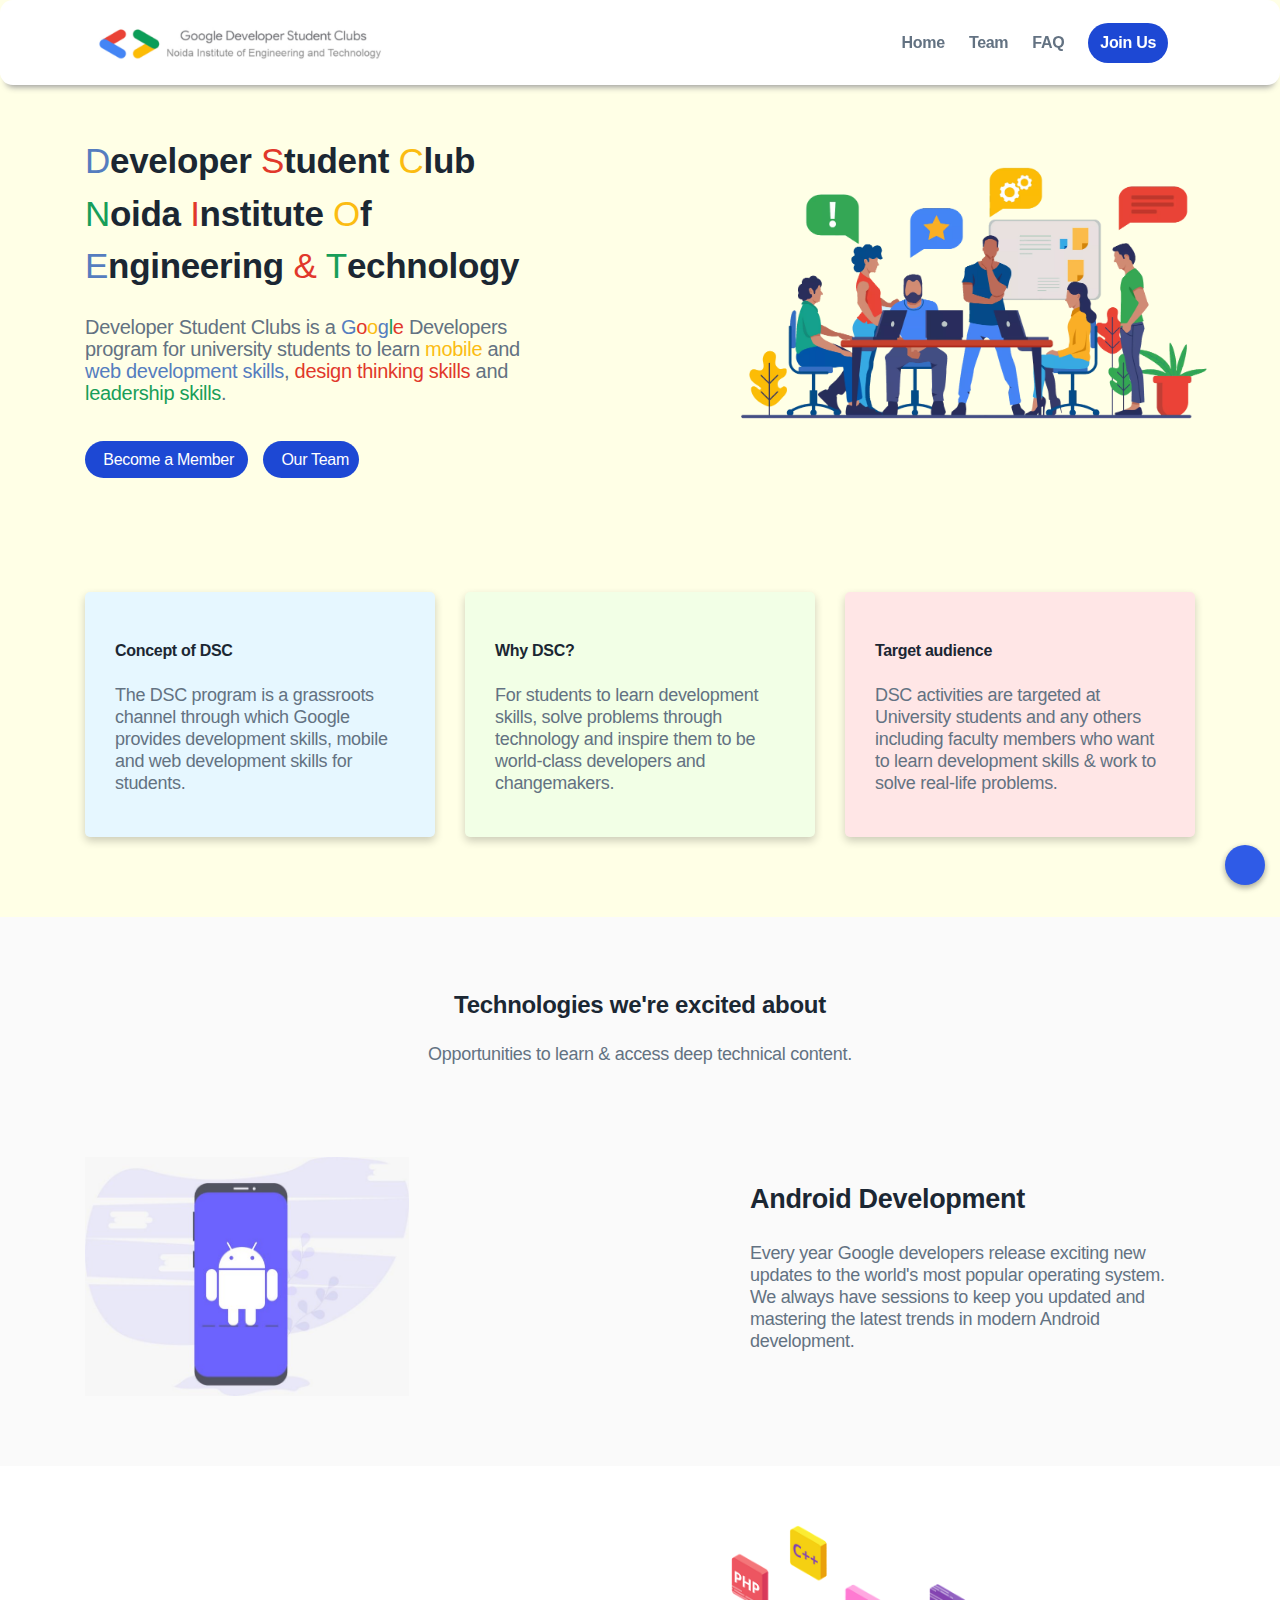
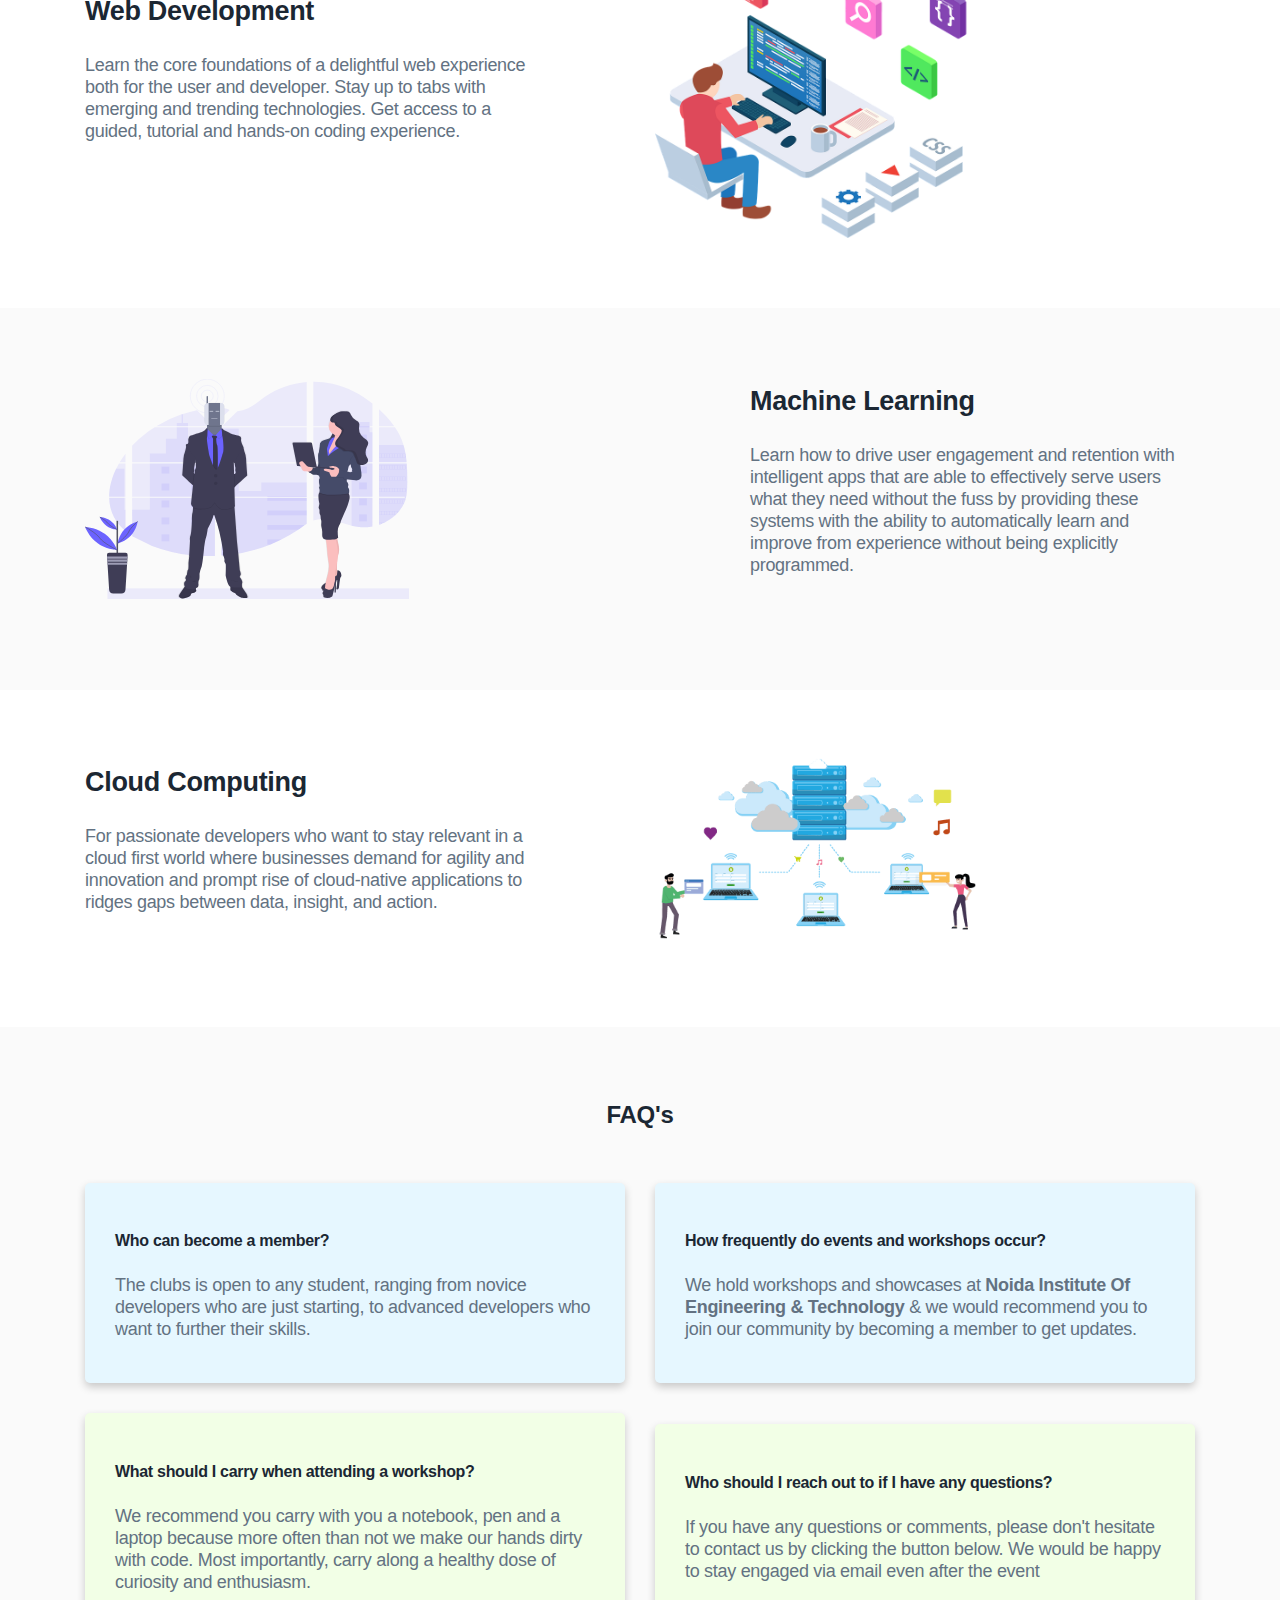
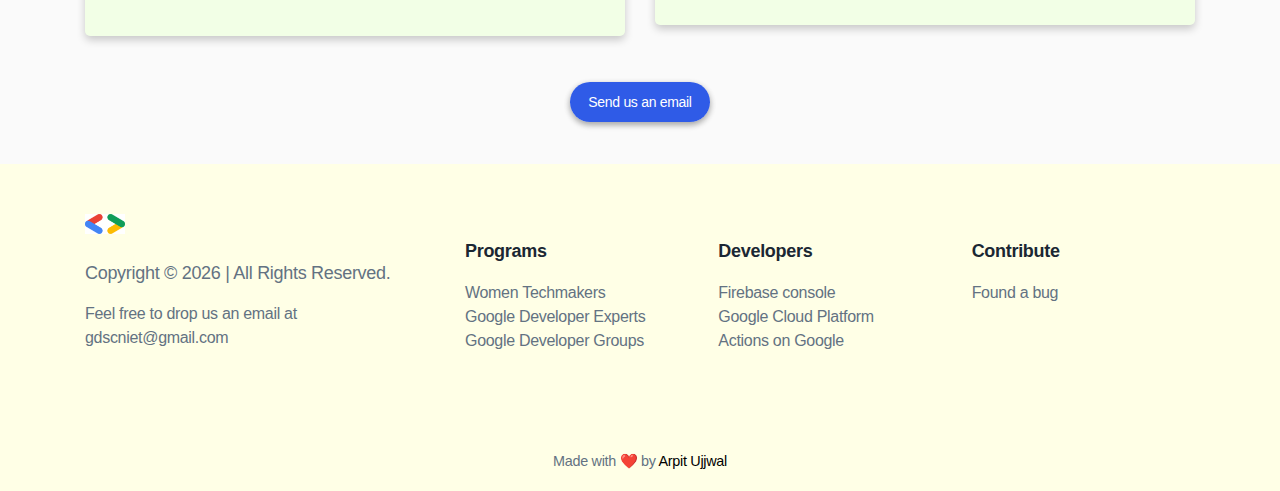
<file: index.html>
<!DOCTYPE html>
<html lang="en">

<head>
  <meta charset="UTF-8" />
  <meta http-equiv="X-UA-Compatible" content="IE=edge" />
  <meta name="viewport" content="width=device-width,initial-scale=1,user-scalable=no" />
  <meta name="author" content="DSC NIET" />
  <meta name="description"
    content="Developer Student Clubs (DSC) is a Google Developers program for university students to learn mobile and web development skills." />
    <meta name="keywords"
    content="clubs in noida, dsc niet, coding, google developers, niet, india, delhi, noida, computer science" />
  <meta name="theme-color" content="#2F5BE7" />
  <title>DSC NIET</title>

  <link rel="icon" href="img/favicon.png" type="image/png" />
  <link rel="stylesheet" href="css/style.css" />
  <link href="https://fonts.googleapis.com/css?family=Google+Sans:400,500,700|Material+Icons" rel="stylesheet"
    type="text/css" />
  <link rel="stylesheet" href="https://use.fontawesome.com/releases/v5.2.0/css/all.css"
    integrity="sha384-hWVjflwFxL6sNzntih27bfxkr27PmbbK/iSvJ+a4+0owXq79v+lsFkW54bOGbiDQ" crossorigin="anonymous" />
  <link rel="manifest" href="manifest.json">
</head>

<body>
  <header class="nav-header">
    <div class="container">
      <nav id="main-nav" class="navbar" role="navigation" aria-label="main navigation">
        <div class="navbar-brand">
          <a class="navbar-item" href="./index.html">
            <img src="img/logos/logoniet.png" height="50px" alt="DSC logo" />
          </a>
          <a role="button" onclick="toggleMenu()" class="navbar-burger burger" style="padding-top: 1.2rem"
            aria-label="menu" aria-expanded="false" data-target="navbarLinks">
            <i class="fas fa-bars fa-2x"></i>
          </a>
        </div>

        <div id="navbarLinks" class="navbar-menu">
          <div class="navbar-end">
            <a href="#overview" class="navbar-item">Home</a>
            <a href="./team.html" class="navbar-item">Team</a>
            <a href="#faq" class="navbar-item">FAQ</a>
            <div class="navbar-item" ">
              <a href="https://gdsc.community.dev/noida-institute-of-engineering-and-technology-greater-noida/" target="_blank" class="btn event-btn" style="margin-bottom: 14px;"><i class="fas fa-sign-in-alt"></i> Join Us</a>
            </div>
          </div>
        </div>
      </nav>
    </div>
  </header>
  <section id="overview" class="section-spacer" style="background-color: #ffffe6">
    <div class="container" >
      <div class="cols">
        <div class="welcome col-sm-6 col-5">
          <h1 style="font-size: 35px;">
            <span class="first-letter">D</span>eveloper <span class="second-letter">S</span>tudent <span class="third-letter">C</span>lub<br /><span class="fourth-letter">N</span>oida <span class="second-letter">I</span>nstitute <span class="third-letter">O</span>f <span class="first-letter">E</span>ngineering <span class="second-letter">&</span> <span class="fourth-letter">T</span>echnology
          </h1>
          <div>
            <p style="font-size: 20px;">
              Developer Student Clubs is a <span class="first-letter">G</span><span class="second-letter">o</span><span
                class="third-letter">o</span><span class="first-letter">g</span><span
                class="fourth-letter">l</span><span class="second-letter">e</span> Developers program for
              university students to learn<span class="third-letter">
                mobile</span>
              and <span class="first-letter">web development skills</span>,
              <span class="second-letter">design thinking skills</span> and
              <span class="fourth-letter"> leadership skills</span>.
            </p>
            <br />
            <div class="row">
              <a href="https://gdsc.community.dev/noida-institute-of-engineering-and-technology-greater-noida/" class="btn" style="border-radius: 1.4rem" target="_blank"><i
                  class="fas fa-sign-in-alt"></i> &nbsp; Become a Member
              </a>
              <a href="./team.html" class="btn" style="border-radius: 1.4rem" ><i class="fas fa-users"></i> &nbsp; Our Team
              </a>
            </div>
          </div>
        </div>
        <div class="col-sm-5 ml-auto">
          <img class="section-img" src="img/team.webp" alt="diversity" />
        </div>
      </div>
    </div>
  </section>

  <section id="overview-cards" class="section-spacer" style="background-color: #ffffe6">
    <div class="container">
      <div class="cols center-items">
        <div class="col-4">
          <div class="card overview-card"  style="background-color: #e6f7ff;">
            <i class="fas fa-rocket ghost-blue"></i>
            <div class="card-body">
              <h4>Concept of DSC</h4>
              <p>
                The DSC program is a grassroots channel through which Google
                provides development skills, mobile and web development skills
                for students.
              </p>
            </div>
          </div>
        </div>
        <div class="col-4">
          <div class="card overview-card" style="background-color: #f2ffe6;">
            <i class="fas fa-lightbulb ghost-green"></i>
            <div class="card-body">
              <h4>Why DSC?</h4>
              <p>
                For students to learn development skills, solve problems
                through technology and inspire them to be world-class
                developers and changemakers.
              </p>
            </div>
          </div>
        </div>
        <div class="col-4">
          <div class="card overview-card" style="background-color: #ffe6e6;">
            <i class="fas fa-users ghost-red"></i>
            <div class="card-body">
              <h4>Target audience</h4>
              <p>
                DSC activities are targeted at University students and any
                others including faculty members who want to learn development
                skills & work to solve real-life problems.
              </p>
            </div>
          </div>
        </div>
      </div>
    </div>
  </section>
  <section id="technologies" class="section-spacer gray-bg">
    <div class="container">
      <header class="section-header text-center">
        <h2 class="section-title">Technologies we're excited about</h2>
        <p class="section-subtitle">
          Opportunities to learn &amp; access deep technical content.
        </p>
        <br />
      </header>
      <div class="cols center-items">
        <div class="col-6">
          <div class="feature-list-image">
            <img class="section-img" src="img/android.jpg" alt="diversity" />
          </div>
        </div>
        <div class="col-5 ml-auto">
          <div class="feature-list-wrapper">
            <div class="content-header">
              <h2 class="content-title">Android Development</h2>
              <p>
                Every year Google developers release exciting new updates to
                the world's most popular operating system. We always have
                sessions to keep you updated and mastering the latest trends
                in modern Android development.
              </p>
            </div>
            <br />
            <!-- <a href="https://codelabs.developers.google.com/?cat=Android" class="hero-button"
              style="border-radius: 1.4rem" target="_blank">Codelabs &nbsp; &nbsp;<i
                class="fas fa-external-link-alt"></i></a> -->
          </div>
        </div>
      </div>
    </div>
  </section>

  <section id="web-technologies" class="section-spacer">
    <div class="container">
      <div class="cols center-items">
        <div class="col-5">
          <div class="feature-list-wrapper">
            <div class="content-header">
              <h2 class="content-title">Web Development</h2>
              <p>
                Learn the core foundations of a delightful web experience both
                for the user and developer. Stay up to tabs with emerging and
                trending technologies. Get access to a guided, tutorial and
                hands-on coding experience.
              </p>
            </div>
            <br />
            <!-- <a href="https://codelabs.developers.google.com/?cat=Web" class="hero-button" target="_blank"
              style="border-radius: 1.4rem">Codelabs &nbsp; &nbsp;<i class="fas fa-external-link-alt"></i></a> -->
          </div>
        </div>
        <div class="col-6 ml-auto">
          <div class="feature-list-image">
            <img class="section-img" src="img/web.webp" alt="diversity" />
          </div>
        </div>
      </div>
    </div>
  </section>
  <section id="ml-technologies" class="section-spacer gray-bg">
    <div class="container">
      <div class="cols center-items">
        <div class="col-6">
          <div class="feature-list-image">
            <img class="section-img" src="img/ml.svg" alt="diversity" />
          </div>
        </div>
        <div class="col-5 ml-auto">
          <div class="feature-list-wrapper">
            <div class="content-header">
              <h2 class="content-title">Machine Learning</h2>
              <p>
                Learn how to drive user engagement and retention with
                intelligent apps that are able to effectively serve users what
                they need without the fuss by providing these systems with the
                ability to automatically learn and improve from experience
                without being explicitly programmed.
              </p>
            </div>
            <br />
            <!-- <a href="https://codelabs.developers.google.com/" class="hero-button" style="border-radius: 1.4rem"
              target="_blank">Codelabs &nbsp; &nbsp;<i class="fas fa-external-link-alt"></i></a> -->
          </div>
        </div>
      </div>
    </div>
  </section>
  <section id="web-technologies" class="section-spacer">
    <div class="container">
      <div class="cols center-items">
        <div class="col-5">
          <div class="feature-list-wrapper">
            <div class="content-header">
              <h2 class="content-title">Cloud Computing</h2>
              <p>
                For passionate developers who want to stay relevant in a cloud
                first world where businesses demand for agility and innovation
                and prompt rise of cloud-native applications to ridges gaps
                between data, insight, and action.
              </p>
            </div>
            <br />
            <!-- <a href="https://codelabs.developers.google.com/?cat=cloud" class="hero-button"
              style="border-radius: 1.4rem" target="_blank">Codelabs &nbsp; &nbsp;<i
                class="fas fa-external-link-alt"></i></a> -->
          </div>
        </div>
        <div class="col-6 ml-auto">
          <div class="feature-list-image">
            <img class="section-img" src="img/cloud.png" alt="diversity" />
          </div>
        </div>
      </div>
    </div>
  </section>

  <section id="faq" class="section-spacer section-faq gray-bg">
    <div class="container">
      <header class="section-header text-center">
        <h2 class="section-title">FAQ's</h2>
        <!-- <p class="section-subtitle">
          Opportunities to learn &amp; access deep technical content.
        </p> -->
      </header>
      <div class="cols center-items">
        <div class="col-6">
          <div class="card overview-card" style="background-color: #e6f7ff">
            <div class="card-body">
              <h4>Who can become a member?</h4>
              <p>
                The clubs is open to any student, ranging from novice developers
            who are just starting, to advanced developers who want to further
            their skills.
              </p>
            </div>
          </div>
        </div>
        <div class="col-6">
          <div class="card overview-card" style="background-color: #e6f7ff">
            <div class="card-body">
              <h4>How frequently do events and workshops occur?</h4>
              <p>
                We hold workshops and showcases at
                <strong>Noida Institute Of Engineering &amp; Technology</strong>
                &amp; we would recommend you to join our community by becoming a
                member to get updates.
              </p>
            </div>
          </div>
        </div>
        <div class="col-6">
          <div class="card overview-card" style="background-color: #f2ffe6;" >
            <div class="card-body">
              <h4>What should I carry when attending a workshop?</h4>
              <p>We recommend you carry with you a notebook, pen and a laptop because more often than not we make our hands dirty with code. Most importantly, carry along a healthy dose of curiosity and enthusiasm.
              </p>
            </div>
          </div>
        </div>
        <div class="col-6">
          <div class="card overview-card" style="background-color: #f2ffe6;">
            <div class="card-body">
              <h4>Who should I reach out to if I have any questions?</h4>
              <p>If you have any questions or comments, please don't hesitate to contact us by clicking the button below. We would be happy to stay engaged via email even after the event
              </p>
            </div>
          </div>
        </div>
      </div>
    </div>
    <br />
    <div class="mt-40 text-center">
      <a href="mailto:gdscniet@gmail.com" class="hero-button" style="border-radius: 1.4rem">Send us an email</a>
    </div>
  </section>

  <footer id="footer" class="section-spacer" style="background-color: #ffffe6; padding-bottom: 5px;">
    <div class="container">
      <div class="cols">
        <div class="col-4">
          <div class="footer-widget">
            <img class="logo-sm mb-10" alt="DSC NIET logo" src="img/logo.png" width="40px">
            <p>
              Copyright &copy;
              <script>
                document.write(new Date().getFullYear());
              </script>
              | All Rights Reserved.
            </p>
            <span>Feel free to drop us an email at </span>
            <a href="mailto:gdscniet@gmail.com">gdscniet@gmail.com</a>
            <ul class="social-list mt-10">
              <li>
                <a href="https://github.com/DSC-NIET" target="_blank" rel="noopener"><i class="fab fa-github"></i></a>
              </li>
              <li>
                <a href="https://www.instagram.com/gdsc_niet/"><i class="fab fa-instagram"></i></a>
              </li>
              <li>
                <a href=" https://www.linkedin.com/company/gdscniet/about/"><i class="fab fa-linkedin"></i></a>
              </li>
            </ul>
          </div>
        </div>
        <div class="col-8 col-sm-10">
          <div class="cols">
            <div class="col-4 col-sm-6">
              <div class="footer-widget">
                <h4 class="title">Programs</h4>
                <ul class="list-unstyled">
                  <li>
                    <a href="https://www.womentechmakers.com/" target="_blank">Women Techmakers</a>
                  </li>
                  <li>
                    <a href="https://developers.google.com/experts/" target="_blank">Google Developer Experts</a>
                  </li>
                  <li>
                    <a href="https://developers.google.com/programs/community/" target="_blank">Google Developer
                      Groups</a>
                  </li>
                </ul>
              </div>
            </div>
            <div class="col-4 col-sm-6">
              <div class="footer-widget">
                <h4 class="title">Developers</h4>
                <ul class="list-unstyled">
                  <li>
                    <a href="https://console.firebase.google.com/" target="_blank">Firebase console</a>
                  </li>
                  <li>
                    <a href="https://console.cloud.google.com/" target="_blank">Google Cloud Platform</a>
                  </li>
                  <li>
                    <a href="https://console.actions.google.com/" target="_blank">Actions on Google</a>
                  </li>
                </ul>
              </div>
            </div>
            <div class="col-4">
              <div class="footer-widget">
                <h4 class="title">Contribute</h4>
                <ul class="list-unstyled">
                  <li>
                    <a href="mailto:gdscniet@gmail.com" target="_blank">Found a bug</a>
                  </li>
                </ul>
              </div>
            </div>
          </div>
        </div>
      </div>
      <p class="text-center flex flex-column flex-center" style="font-size: 0.9rem;">
        Made with <b style="color: red;">&#x2764;&#xfe0f;</b> by
        <a href="https://www.instagram.com/arpit.ujjwal/" style="color: black;">Arpit Ujjwal</a>
      </p>
    </div>
  </footer>
  <a href="#" id="scroll" style="display: inline"><i class="fas fa-angle-up"></i></a>
  <script type="text/javascript" src="https://code.jquery.com/jquery-3.4.1.min.js"></script>
  <script type="text/javascript" src="/js/main.js"></script>
  <script type="text/javascript" src="/pwa.js"></script>
  <script>
    function toggleMenu() {
        let menu = document.querySelector(".navbar-menu");
        $(".navbar-menu").slideToggle();
      }
  </script>
</body>

</html>
</file>
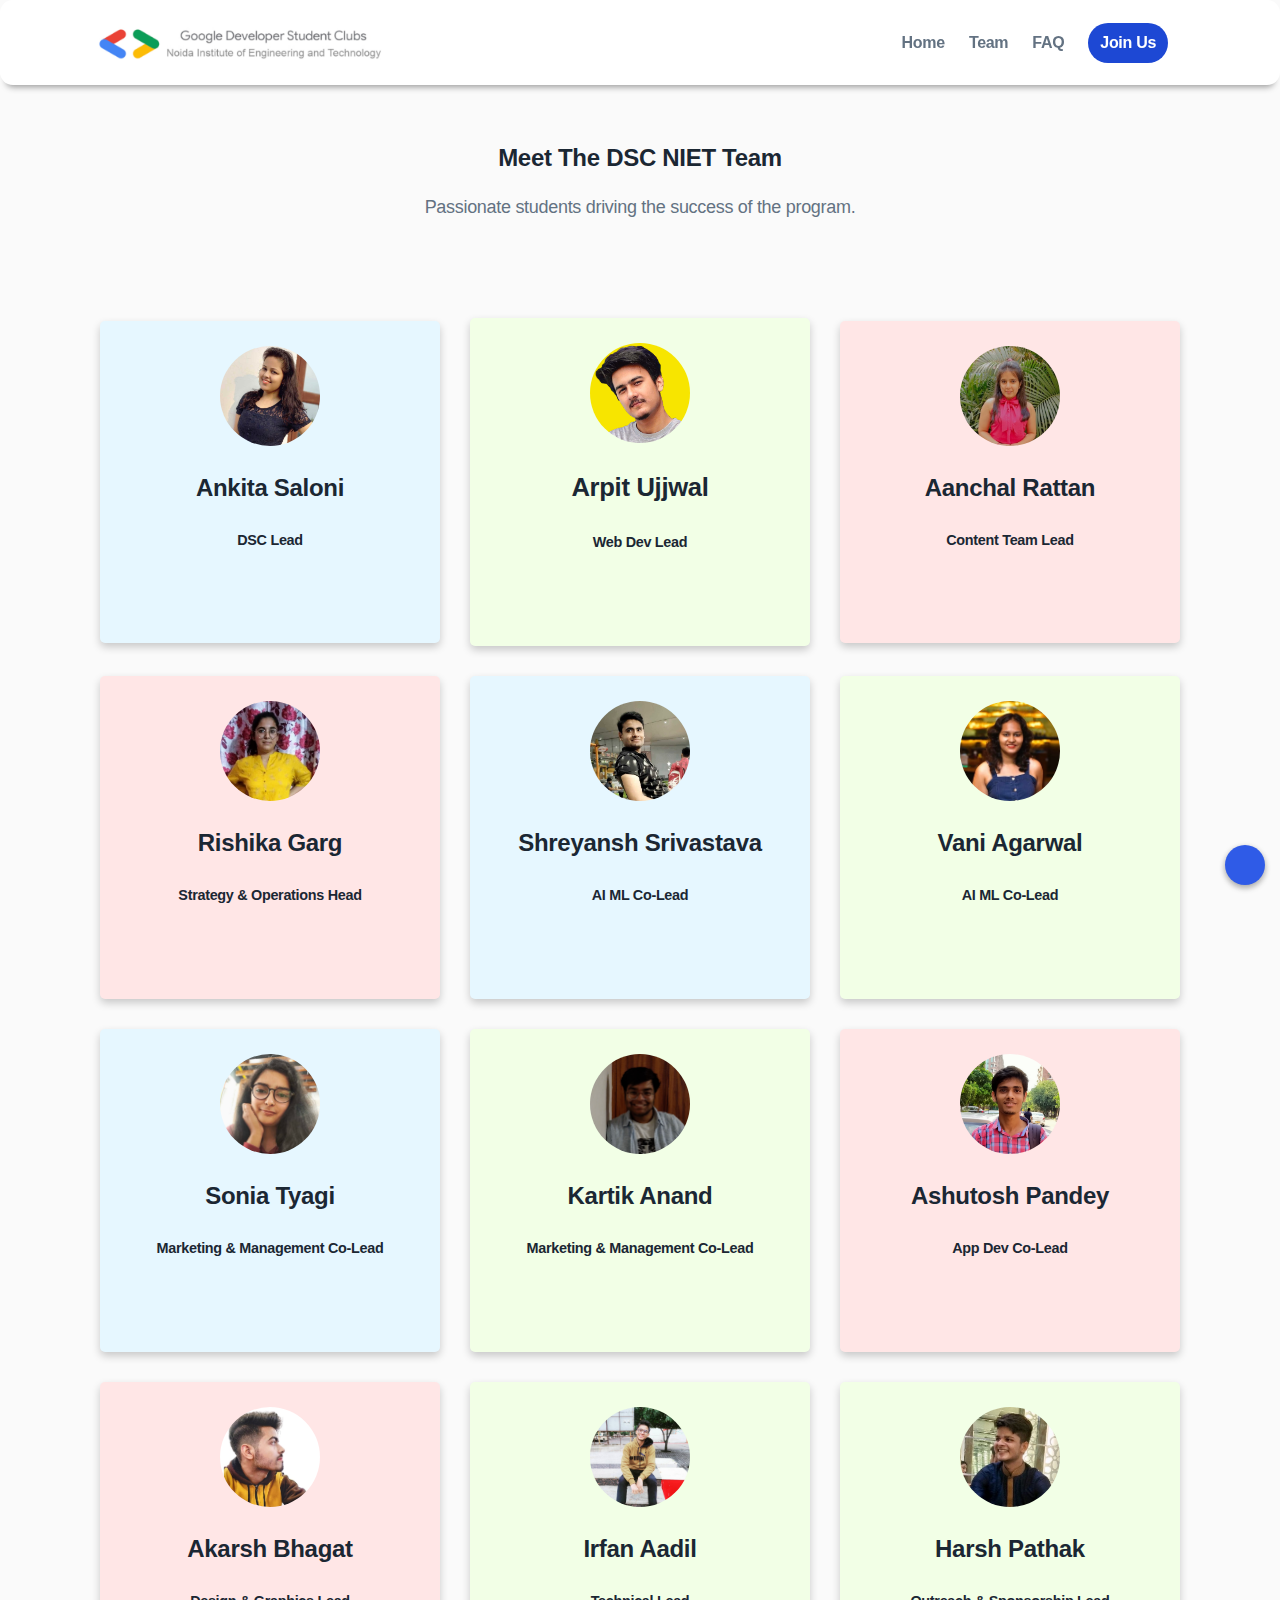
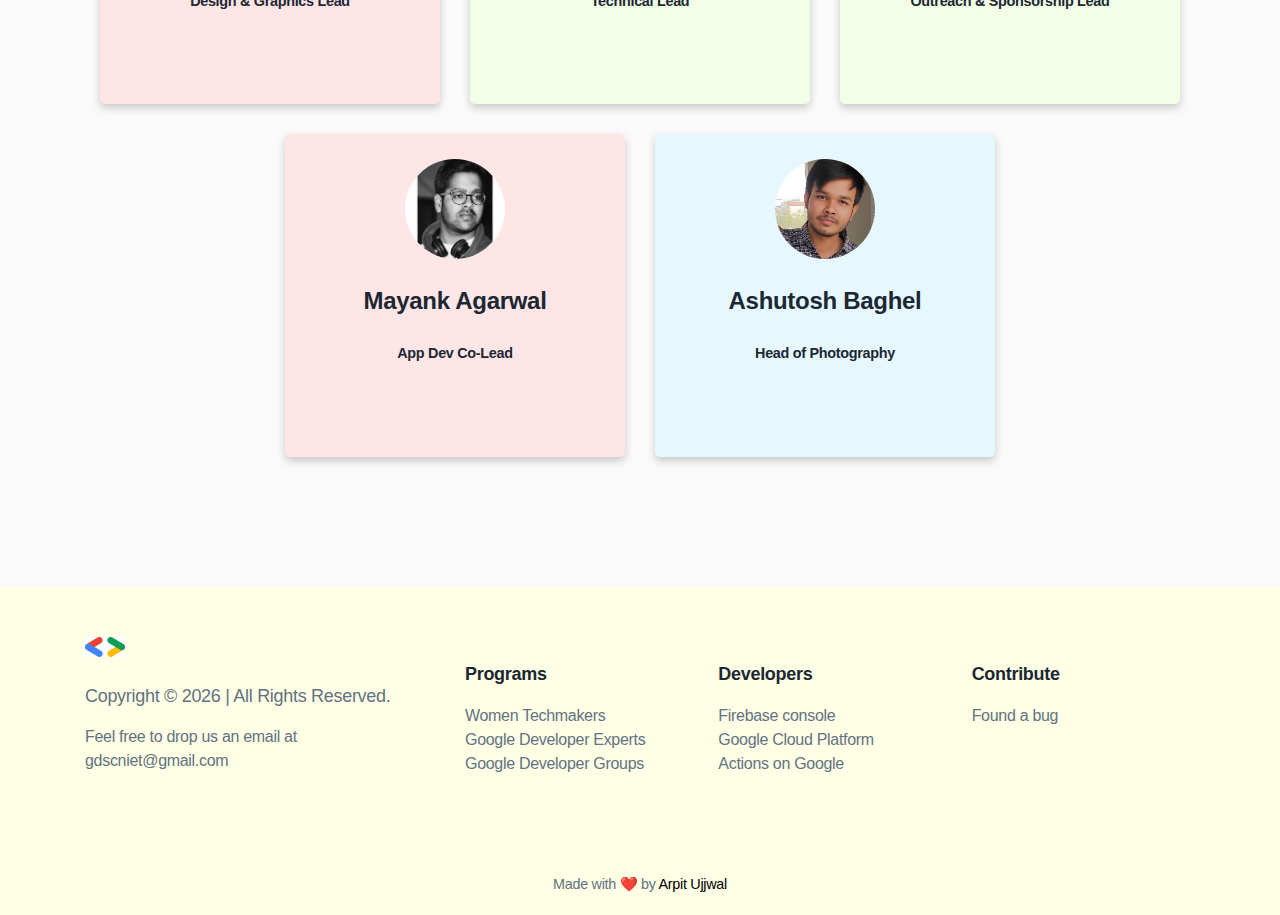
<file: team.html>
<!DOCTYPE html>
<html lang="en">

<head>
  <meta charset="UTF-8" />
  <meta http-equiv="X-UA-Compatible" content="IE=edge" />
  <meta name="viewport" content="width=device-width,initial-scale=1,user-scalable=no" />
  <meta name="author" content="DSC NIET" />
  <meta name="description"
    content="Developer Student Clubs (DSC) is a Google Developers program for university students to learn mobile and web development skills." />
  <meta name="keywords"
    content="clubs in noida, dsc niet, coding, google developers, niet, india, delhi, noida, computer science" />
  <meta name="theme-color" content="#2F5BE7" />
  <title>DSC NIET</title>

  <link rel="icon" href="img/favicon.png" type="image/png" />
  <link rel="stylesheet" href="css/style.css" />
  <link href="https://fonts.googleapis.com/css?family=Google+Sans:400,500,700|Material+Icons" rel="stylesheet"
    type="text/css" />
  <link rel="stylesheet" href="https://use.fontawesome.com/releases/v5.2.0/css/all.css"
    integrity="sha384-hWVjflwFxL6sNzntih27bfxkr27PmbbK/iSvJ+a4+0owXq79v+lsFkW54bOGbiDQ" crossorigin="anonymous" />
  <link rel="manifest" href="manifest.json">
</head>

<body>
  <header class="nav-header">
    <div class="container">
      <nav id="main-nav" class="navbar" role="navigation" aria-label="main navigation">
        <div class="navbar-brand">
          <a class="navbar-item" href="./index.html">
            <img src="img/logos/logoniet.png" height="50px" alt="DSC logo" />
          </a>
          <a role="button" onclick="toggleMenu()" class="navbar-burger burger" style="padding-top: 1.2rem"
            aria-label="menu" aria-expanded="false" data-target="navbarLinks">
            <i class="fas fa-bars fa-2x"></i>
          </a>
        </div>

        <div id="navbarLinks" class="navbar-menu">
          <div class="navbar-end">
            <a href="./index.html" class="navbar-item">Home</a>
            <a href="#team" class="navbar-item">Team</a>
            <a href="./index.html#faq" class="navbar-item">FAQ</a>
            <div class="navbar-item">
              <a href="https://gdsc.community.dev/noida-institute-of-engineering-and-technology-greater-noida/" target="_blank" class="btn event-btn" style="margin-bottom: 14px;"><i class="fas fa-sign-in-alt"></i> Join Us</a>
            </div>
          </div>
        </div>
      </nav>
    </div>
  </header>
  <!-- <section id="overview" class="section-spacer" style="background-color: #ffffe6">
    <div class="container">
      <div class="cols">
        <div class="welcome col-sm-6 col-5">
          <h1 style="font-size: 35px;">
            <span class="first-letter">D</span>eveloper <span class="second-letter">S</span>tudent <span
              class="third-letter">C</span>lub<br /><span class="fourth-letter">N</span>oida <span
              class="second-letter">I</span>nstitute <span class="third-letter">O</span>f <span
              class="first-letter">E</span>ngineering <span class="second-letter">&</span> <span
              class="fourth-letter">T</span>echnology
          </h1>
          <div>
            <p style="font-size: 20px;">
              Developer Student Clubs is a <span class="first-letter">G</span><span class="second-letter">o</span><span
                class="third-letter">o</span><span class="first-letter">g</span><span
                class="fourth-letter">l</span><span class="second-letter">e</span> Developers program for
              university students to learn<span class="third-letter">
                mobile</span>
              and <span class="first-letter">web development skills</span>,
              <span class="second-letter">design thinking skills</span> and
              <span class="fourth-letter"> leadership skills</span>.
            </p>
            <br />
            <a href="https://docs.google.com/forms/d/e/1FAIpQLSf32WiEqRAQJVtRzcGbrVKwO1V1OPokIyVatyuTRcDhYf-5cw/viewform" class="btn" style="border-radius: 1.4rem" target="_blank"><i class="fas fa-sign-in-alt"></i>
              &nbsp; Join Us Now
            </a>
            <a href="mailto:gdscniet@gmail.com" class="btn" style="border-radius: 1.4rem" target="_blank"><i class="fas fa-envelope"></i> &nbsp;
              Contact Us
            </a>
          </div>
        </div>
        <div class="col-sm-5 ml-auto">
          <img class="section-img" src="img/team.webp" alt="diversity" />
        </div>
      </div>
    </div>
  </section> -->

  <section id="team" class="section-spacer gray-bg" style="padding-top: 120px;">
    <div class="container">
      <header class="section-header text-center">
        <h2 class="section-title">Meet The DSC NIET Team</h2>
        <p class="section-subtitle">
          Passionate students driving the success of the program.
        </p>
      </header>
      <section id="overview-cards" class="section-spacer">
        <div class="container" style="display: flex">
          <div class="cols center-items" style="justify-content: center">  
            <div class="col-4" style="width: 80%">
              <div class="card overview-card text-center" style="background-color: #e6f7ff">
                <img src="img/teamdp/ankitas.jpeg" style="border-radius: 50%" width="100" height="100" alt="" />
                <div class="card-body" style="font-size: 0.8rem; padding-bottom: 1.2rem">
                  <h3 style="font-size: 1.5rem;">Ankita Saloni</h3>
                  <h4 style="font-size: 0.9rem;">DSC Lead</h4>
                </div>
                <div class="card-footer" style="
          font-size: 1.2rem;
          display: flex;
          justify-content: center;
        ">
                  <div style="justify-content: space-around" class="social-links">
                    <a href="https://twitter.com/saloniankita_" target="_blank" rel="noopener noreferrer"><i class="fab fa-twitter"></i></a>
                    <a href="https://www.linkedin.com/in/saloniankita/" target="_blank" rel="noopener noreferrer"><i class="fab fa-linkedin"></i></a>
                    <a href="https://github.com/saloniankita" target="_blank" rel="noopener noreferrer"><i class="fab fa-github"></i></a>
                    <a href="https://www.instagram.com/saloniankita_/" target="_blank" rel="noopener noreferrer"><i class="fab fa-instagram"></i></a>
                  </div>
                </div>
              </div>
            </div>

            <div class="col-4" style="width: 80%">
              <div class="card overview-card text-center" style="background-color: #f2ffe6">
                <img src="img/teamdp/arpit.jpeg" style="border-radius: 50%" width="100" height="100" alt="" />
                <div class="card-body" style="font-size: 0.8rem; padding-bottom: 1.2rem">
                  <h3 style="font-size: 1.6rem;">Arpit Ujjwal</h3>
                  <h4 style="font-size: 0.9rem;">Web Dev Lead</h4>
                </div>
                <div class="card-footer" style="
          font-size: 1.2rem;
          display: flex;
          justify-content: center;
        ">
                  <div style="justify-content: space-around" class="social-links">
                    <a href="https://www.linkedin.com/in/arpitujjwal/" target="_blank" rel="noopener noreferrer"><i class="fab fa-linkedin"></i></a>
                    <a href="https://github.com/ArpitUjjwal" target="_blank" rel="noopener noreferrer"><i class="fab fa-github"></i></a>
                    <a href="https://twitter.com/UjjwalArpit" target="_blank" rel="noopener noreferrer"><i class="fab fa-twitter"></i></a>
                    <a href="https://www.instagram.com/arpit.ujjwal/" target="_blank" rel="noopener noreferrer"><i class="fab fa-instagram"></i></a>
                  </div>
                </div>
              </div>
            </div>


            <div class="col-4" style="width: 80%">
              <div class="card overview-card text-center" style="background-color: #ffe6e6">
                <img src="img/teamdp/anchalr.jpeg" style="border-radius: 50%" width="100" height="100" alt="" />
                <div class="card-body" style="font-size: 0.8rem; padding-bottom: 1.2rem">
                  <h3 style="font-size: 1.5rem;">Aanchal Rattan</h3>
                  <h4 style="font-size: 0.9rem;">Content Team Lead</h4>
                </div>
                <div class="card-footer" style="
          font-size: 1.2rem;
          display: flex;
          justify-content: center;
        ">
                  <div style="justify-content: space-around" class="social-links">
                    <a href="./index.html" target="_blank" rel="noopener noreferrer"><i class="fab fa-twitter"></i></a>
                    <a href="./index.html" target="_blank" rel="noopener noreferrer"><i class="fab fa-linkedin"></i></a>
                    <a href="./index.html" target="_blank" rel="noopener noreferrer"><i class="fab fa-github"></i></a>
                  </div>
                </div>
              </div>
            </div>

            <div class="col-4" style="width: 80%">
              <div class="card overview-card text-center" style="background-color: #ffe6e6">
                <img src="img/teamdp/rishika.jpeg" style="border-radius: 50%" width="100" height="100" alt="" />
                <div class="card-body" style="font-size: 0.8rem; padding-bottom: 1.2rem">
                  <h3 style="font-size: 1.5rem;">Rishika Garg</h3>
                  <h4 style="font-size: 0.9rem;">Strategy & Operations Head</h4>
                </div>
                <div class="card-footer" style="
          font-size: 1.2rem;
          display: flex;
          justify-content: center;
        ">
                  <div style="justify-content: space-around" class="social-links">
                    <a href="./index.html" target="_blank" rel="noopener noreferrer"><i class="fab fa-twitter"></i></a>
                    <a href="./index.html" target="_blank" rel="noopener noreferrer"><i class="fab fa-linkedin"></i></a>
                    <a href="./index.html" target="_blank" rel="noopener noreferrer"><i class="fab fa-github"></i></a>
                  </div>
                </div>
              </div>
            </div>

            <div class="col-4" style="width: 80%">
              <div class="card overview-card text-center" style="background-color: #e6f7ff">
                <img src="img/teamdp/shreys.jpeg" style="border-radius: 50%" width="100" height="100" alt="" />
                <div class="card-body" style="font-size: 0.8rem; padding-bottom: 1.2rem">
                  <h3 style="font-size: 1.5rem;">Shreyansh Srivastava</h3>
                  <h4 style="font-size: 0.9rem;">AI ML Co-Lead</h4>
                </div>
                <div class="card-footer" style="
          font-size: 1.2rem;
          display: flex;
          justify-content: center;
        ">
                  <div style="justify-content: space-around" class="social-links">
                    <a href="./index.html" target="_blank" rel="noopener noreferrer"><i class="fab fa-twitter"></i></a>
                    <a href="./index.html" target="_blank" rel="noopener noreferrer"><i class="fab fa-linkedin"></i></a>
                    <a href="./index.html" target="_blank" rel="noopener noreferrer"><i class="fab fa-github"></i></a>
                  </div>
                </div>
              </div>
            </div>

            <div class="col-4" style="width: 80%">
              <div class="card overview-card text-center" style="background-color: #f2ffe6">
                <img src="img/teamdp/vania.jpeg" style="border-radius: 50%" width="100" height="100" alt="" />
                <div class="card-body" style="font-size: 0.8rem; padding-bottom: 1.2rem">
                  <h3 style="font-size: 1.5rem;">Vani Agarwal</h3>
                  <h4 style="font-size: 0.9rem;">AI ML Co-Lead</h4>
                </div>
                <div class="card-footer" style="
          font-size: 1.2rem;
          display: flex;
          justify-content: center;
        ">
                  <div style="justify-content: space-around" class="social-links">
                    <a href="./index.html" target="_blank" rel="noopener noreferrer"><i class="fab fa-twitter"></i></a>
                    <a href="./index.html" target="_blank" rel="noopener noreferrer"><i class="fab fa-linkedin"></i></a>
                    <a href="./index.html" target="_blank" rel="noopener noreferrer"><i class="fab fa-github"></i></a>
                  </div>
                </div>
              </div>
            </div>

            <div class="col-4" style="width: 80%">
              <div class="card overview-card text-center" style="background-color: #e6f7ff">
                <img src="img/teamdp/soniat.jpeg" style="border-radius: 50%" width="100" height="100" alt="" />
                <div class="card-body" style="font-size: 0.8rem; padding-bottom: 1.2rem">
                  <h3 style="font-size: 1.5rem;">Sonia Tyagi</h3>
                  <h4 style="font-size: 0.9rem;">Marketing & Management Co-Lead</h4>
                </div>
                <div class="card-footer" style="
          font-size: 1.2rem;
          display: flex;
          justify-content: center;
        ">
                  <div style="justify-content: space-around" class="social-links">
                    <a href="./index.html" target="_blank" rel="noopener noreferrer"><i class="fab fa-twitter"></i></a>
                    <a href="./index.html" target="_blank" rel="noopener noreferrer"><i class="fab fa-linkedin"></i></a>
                    <a href="./index.html" target="_blank" rel="noopener noreferrer"><i class="fab fa-github"></i></a>
                  </div>
                </div>
              </div>
            </div>

            <div class="col-4" style="width: 80%">
              <div class="card overview-card text-center" style="background-color: #f2ffe6">
                <img src="img/teamdp/kartika.jpeg" style="border-radius: 50%" width="100" height="100" alt="" />
                <div class="card-body" style="font-size: 0.8rem; padding-bottom: 1.2rem">
                  <h3 style="font-size: 1.5rem;">Kartik Anand</h3>
                  <h4 style="font-size: 0.9rem;">Marketing & Management Co-Lead</h4>
                </div>
                <div class="card-footer" style="
          font-size: 1.2rem;
          display: flex;
          justify-content: center;
        ">
                  <div style="justify-content: space-around" class="social-links">
                    <a href="./index.html" target="_blank" rel="noopener noreferrer"><i class="fab fa-twitter"></i></a>
                    <a href="./index.html" target="_blank" rel="noopener noreferrer"><i class="fab fa-linkedin"></i></a>
                    <a href="./index.html" target="_blank" rel="noopener noreferrer"><i class="fab fa-github"></i></a>
                  </div>
                </div>
              </div>
            </div>

            <div class="col-4" style="width: 80%">
              <div class="card overview-card text-center" style="background-color: #ffe6e6">
                <img src="img/teamdp/ashup.jpeg" style="border-radius: 50%" width="100" height="100" alt="" />
                <div class="card-body" style="font-size: 0.8rem; padding-bottom: 1.2rem">
                  <h3 style="font-size: 1.5rem;">Ashutosh Pandey</h3>
                  <h4 style="font-size: 0.9rem;">App Dev Co-Lead</h4>
                </div>
                <div class="card-footer" style="
          font-size: 1.2rem;
          display: flex;
          justify-content: center;
        ">
                  <div style="justify-content: space-around" class="social-links">
                    <a href="./index.html" target="_blank" rel="noopener noreferrer"><i class="fab fa-twitter"></i></a>
                    <a href="./index.html" target="_blank" rel="noopener noreferrer"><i class="fab fa-linkedin"></i></a>
                    <a href="./index.html" target="_blank" rel="noopener noreferrer"><i class="fab fa-github"></i></a>
                  </div>
                </div>
              </div>
            </div>
            <div class="col-4" style="width: 80%">
              <div class="card overview-card text-center" style="background-color: #ffe6e6">
                <img src="img/teamdp/akarsh.jpeg"
                  style="border-radius: 50%" width="100" height="100" alt="" />
                <div class="card-body" style="font-size: 0.8rem; padding-bottom: 1.2rem">
                  <h3 style="font-size: 1.5rem;">Akarsh Bhagat</h3>
                  <h4 style="font-size: 0.9rem;">Design & Graphics Lead</h4>
                </div>
                <div class="card-footer" style="
                      font-size: 1.2rem;
                      display: flex;
                      justify-content: center;
                    ">
                  <div style="justify-content: space-around" class="social-links">
                    <a href="/" target="_blank" rel="noopener noreferrer"><i
                        class="fab fa-twitter"></i></a>
                    <a href="/" target="_blank"
                      rel="noopener noreferrer"><i class="fab fa-linkedin"></i></a>
                    <a href="/" target="_blank" rel="noopener noreferrer"><i
                        class="fab fa-github"></i></a>
                  </div>
                </div>
              </div>
            </div>

            <div class="col-4" style="width: 80%">
              <div class="card overview-card text-center" style="background-color: #f2ffe6">
                <img src="img/teamdp/irfan.jpeg"
                  style="border-radius: 50%" width="100" height="100" alt="" />
                <div class="card-body" style="font-size: 0.8rem; padding-bottom: 1.2rem">
                  <h3 style="font-size: 1.5rem;">Irfan Aadil</h3>
                  <h4 style="font-size: 0.9rem;">Technical Lead</h4>
                </div>
                <div class="card-footer" style="
                      font-size: 1.2rem;
                      display: flex;
                      justify-content: center;
                    ">
                  <div style="justify-content: space-around" class="social-links">
                    <a href="/" target="_blank" rel="noopener noreferrer"><i
                        class="fab fa-twitter"></i></a>
                    <a href="/" target="_blank"
                      rel="noopener noreferrer"><i class="fab fa-linkedin"></i></a>
                    <a href="/" target="_blank" rel="noopener noreferrer"><i
                        class="fab fa-github"></i></a>
                  </div>
                </div>
              </div>
            </div>

            <div class="col-4" style="width: 80%">
              <div class="card overview-card text-center" style="background-color: #f2ffe6">
                <img src="img/teamdp/harshp.jpeg"
                  style="border-radius: 50%" width="100" height="100" alt="" />
                <div class="card-body" style="font-size: 0.8rem; padding-bottom: 1.2rem">
                  <h3 style="font-size: 1.5rem;">Harsh Pathak</h3>
                  <h4 style="font-size: 0.9rem;">Outreach & Sponsorship Lead</h4>
                </div>
                <div class="card-footer" style="
                      font-size: 1.2rem;
                      display: flex;
                      justify-content: center;
                    ">
                  <div style="justify-content: space-around" class="social-links">
                    <a href="/" target="_blank" rel="noopener noreferrer"><i
                        class="fab fa-twitter"></i></a>
                    <a href="/" target="_blank"
                      rel="noopener noreferrer"><i class="fab fa-linkedin"></i></a>
                    <a href="/" target="_blank" rel="noopener noreferrer"><i
                        class="fab fa-github"></i></a>
                  </div>
                </div>
              </div>
            </div>

            <div class="col-4" style="width: 80%">
              <div class="card overview-card text-center" style="background-color: #ffe6e6">
                <img src="img/teamdp/mayank.jpeg"
                  style="border-radius: 50%" width="100" height="100" alt="" />
                <div class="card-body" style="font-size: 0.8rem; padding-bottom: 1.2rem">
                  <h3 style="font-size: 1.5rem;">Mayank Agarwal</h3>
                  <h4 style="font-size: 0.9rem;">App Dev Co-Lead</h4>
                </div>
                <div class="card-footer" style="
                      font-size: 1.2rem;
                      display: flex;
                      justify-content: center;
                    ">
                  <div style="justify-content: space-around" class="social-links">
                    <a href="/" target="_blank" rel="noopener noreferrer"><i
                        class="fab fa-twitter"></i></a>
                    <a href="/" target="_blank"
                      rel="noopener noreferrer"><i class="fab fa-linkedin"></i></a>
                    <a href="/" target="_blank" rel="noopener noreferrer"><i
                        class="fab fa-github"></i></a>
                  </div>
                </div>
              </div>
            </div>

            <div class="col-4" style="width: 80%">
              <div class="card overview-card text-center" style="background-color: #e6f7ff">
                <img src="img/teamdp/ashubha.jpeg"
                  style="border-radius: 50%" width="100" height="100" alt="" />
                <div class="card-body" style="font-size: 0.8rem; padding-bottom: 1.2rem">
                  <h3 style="font-size: 1.5rem;">Ashutosh Baghel</h3>
                  <h4 style="font-size: 0.9rem;">Head of Photography</h4>
                </div>
                <div class="card-footer" style="
                      font-size: 1.2rem;
                      display: flex;
                      justify-content: center;
                    ">
                  <div style="justify-content: space-around" class="social-links">
                    <a href="/" target="_blank" rel="noopener noreferrer"><i
                        class="fab fa-twitter"></i></a>
                    <a href="/" target="_blank"
                      rel="noopener noreferrer"><i class="fab fa-linkedin"></i></a>
                    <a href="/" target="_blank" rel="noopener noreferrer"><i
                        class="fab fa-github"></i></a>
                  </div>
                </div>
              </div>
            </div>

          </div>
        </div>
      </section>
    </div>
  </section>

  <footer id="footer" class="section-spacer" style="background-color: #ffffe6; padding-bottom: 5px;">
    <div class="container">
      <div class="cols">
        <div class="col-4">
          <div class="footer-widget">
            <img class="logo-sm mb-10" alt="DSC NIET logo" src="img/logo.png" width="40px">
            <p>
              Copyright &copy;
              <script>
                document.write(new Date().getFullYear());
              </script>
              | All Rights Reserved.
            </p>
            <span>Feel free to drop us an email at </span>
            <a href="mailto:gdscniet@gmail.com">gdscniet@gmail.com</a>
            <ul class="social-list mt-10">
              <li>
                <a href="https://github.com/DSC-NIET" target="_blank" rel="noopener"><i class="fab fa-github"></i></a>
              </li>
              <li>
                <a href="https://www.instagram.com/gdsc_niet/"><i class="fab fa-instagram"></i></a>
              </li>
              <li>
                <a href=" https://www.linkedin.com/company/gdscniet/about/"><i class="fab fa-linkedin"></i></a>
              </li>
            </ul>
          </div>
        </div>
        <div class="col-8 col-sm-10">
          <div class="cols">
            <div class="col-4 col-sm-6">
              <div class="footer-widget">
                <h4 class="title">Programs</h4>
                <ul class="list-unstyled">
                  <li>
                    <a href="https://www.womentechmakers.com/" target="_blank">Women Techmakers</a>
                  </li>
                  <li>
                    <a href="https://developers.google.com/experts/" target="_blank">Google Developer Experts</a>
                  </li>
                  <li>
                    <a href="https://developers.google.com/programs/community/" target="_blank">Google Developer
                      Groups</a>
                  </li>
                </ul>
              </div>
            </div>
            <div class="col-4 col-sm-6">
              <div class="footer-widget">
                <h4 class="title">Developers</h4>
                <ul class="list-unstyled">
                  <li>
                    <a href="https://console.firebase.google.com/" target="_blank">Firebase console</a>
                  </li>
                  <li>
                    <a href="https://console.cloud.google.com/" target="_blank">Google Cloud Platform</a>
                  </li>
                  <li>
                    <a href="https://console.actions.google.com/" target="_blank">Actions on Google</a>
                  </li>
                </ul>
              </div>
            </div>
            <div class="col-4">
              <div class="footer-widget">
                <h4 class="title">Contribute</h4>
                <ul class="list-unstyled">
                  <li>
                    <a href="mailto:gdscniet@gmail.com" target="_blank">Found a bug</a>
                  </li>
                </ul>
              </div>
            </div>
          </div>
        </div>
      </div>
      <p class="text-center flex flex-column flex-center" style="font-size: 0.9rem;">
        Made with <b style="color: red;">&#x2764;&#xfe0f;</b> by
        <a href="https://www.instagram.com/arpit.ujjwal/" style="color: black;">Arpit Ujjwal</a>
      </p>
    </div>
  </footer>
  <a href="#" id="scroll" style="display: inline"><i class="fas fa-angle-up"></i></a>
  <script type="text/javascript" src="https://code.jquery.com/jquery-3.4.1.min.js"></script>
  <script type="text/javascript" src="/js/main.js"></script>
  <script type="text/javascript" src="/pwa.js"></script>
  <script>
    function toggleMenu() {
        let menu = document.querySelector(".navbar-menu");
        $(".navbar-menu").slideToggle();
      }
  </script>

</body>

</html>
</file>
<file: css/style.css>
@import url('https://fonts.googleapis.com/css2?family=Roboto:wght@500&display=swap');

html,
body {
  -webkit-font-smoothing: antialiased;
  -moz-osx-font-smoothing: grayscale;
  text-rendering: optimizeLegibility;
}

body {
  font-family: "Google Sans", sans-serif;
  font-size: 1rem;
  color: #637282;
  overflow-x: hidden;
  font-weight: normal;
  letter-spacing: -0.3px;
  margin: 0;
  text-align: left;
  background-color: #fff;
  line-height: 1.5;
  /* padding-top: 20px; */
}

*,
::after,
::before {
  box-sizing: border-box;
  scroll-behavior: smooth;
  -webkit-tap-highlight-color: transparent;
}

h1,
h2,
h3,
h4,
h5,
h6,
.h1,
.h2,
.h3,
.h4,
.h5,
.h6 {
  color: #1b2733;
  font-family: "Google Sans", sans-serif;
  font-weight: 700;
}

p {
  font-size: 18px;
  line-height: 22px;
}

.content-title {
  font-size: 27px;
}

.pull-left {
  float: left;
}

.pull-right {
  float: right;
}

img {
  vertical-align: middle;
  border-style: none;
}
.card {
  /* Add shadows to create the "card" effect */
  box-shadow: 0 4px 8px 0 rgba(0, 0, 0, 0.2);
  transition: 0.3s;
  border-radius: 5px;
}

/* On mouse-over, add a deeper shadow */
.card:hover {
  box-shadow: 0 8px 16px 0 rgba(0, 0, 0, 0.2);
}

.ghost-blue {
  font-size: 40px;
  padding-bottom: 20px;
  -webkit-text-stroke: 2px #557dbf;
  color: transparent;
}

.ghost-green {
  font-size: 40px;
  padding-bottom: 20px;
  -webkit-text-stroke: 2px #189e59;
  color: transparent;
}

.ghost-red {
  font-size: 40px;
  padding-bottom: 20px;
  -webkit-text-stroke: 2px #e1382b;
  color: transparent;
}

.clearfix:after {
  content: "";
  clear: both;
  display: table;
}

a:hover {
  opacity: 0.8;
}

.btn {
  margin: 15px 15px 5px 0px;
  color: #fff;
  background: rgb(29, 72, 212);
  text-decoration: none;
  padding: 10px;
}

.add-to-home{
  border: none;
  border-color: #fafafa;
  cursor: pointer;
  font-size : 15px
}



/* Navbar styling */
.navbar {
  min-height: 3.25rem;
  position: relative;
  z-index: 30;
}

.navbar-brand {
  align-items: stretch;
  display: flex;
  flex-shrink: 0;
  min-height: 3.25rem;
}

.navbar-item {
  display: block;
  flex-grow: 0;
  flex-shrink: 0;
}

.navbar-item,
.navbar-link {
  color: #637282;
  display: block;
  line-height: 1.5;
  padding: 0.5rem 0.75rem;
  position: relative;
  text-transform: capitalize;
  font-weight: bold;
}

.navbar-burger {
  color: #637282;
  cursor: pointer;
  display: block;
  height: 3.25rem;
  position: relative;
  width: 3.25rem;
  margin-left: auto;
}

.navbar-menu {
  display: none;
}

.navbar,
.navbar-item,
.nabar-brand,
:after,
:before {
  box-sizing: inherit !important;
}

a {
  color: #3273dc;
  cursor: pointer;
  text-decoration: none;
}

@media screen and (min-width: 1024px) {
  .navbar-item {
    display: flex;
  }

  .navbar-burger {
    display: none;
  }

  .navbar-item,
  .navbar-link {
    align-items: center;
    display: flex;
  }
  .navbar-start {
    justify-content: flex-start;
    margin-right: auto;
  }

  .navbar-end {
    justify-content: flex-end;
    margin-left: auto;
  }

  .navbar,
  .navbar-end,
  .navbar-menu,
  .navbar-start {
    align-items: stretch;
    display: flex;
  }

  .navbar-menu {
    flex-grow: 1;
    flex-shrink: 0;
  }
}

.nav-link {
  text-decoration: none;
  text-transform: capitalize;
  font-weight: 500;
  color: black;
  opacity: 0.5;
}

.nav-link:hover {
  opacity: 1;
}

a.btn-rounded {
  border-radius: 30px;
  text-transform: capitalize;
  font-weight: 500;
}

a.btn-rounded:hover {
  opacity: 0.8;
}

.event-btn {
  padding: 8px 12px;
  border-radius: 50px;
  font-weight: bold;
}

/* Overview section */
#overview .welcome {
  width: 450px;
}

.section-img {
  width: 100%;
  margin-left: auto;
  margin-right: auto;
  text-align: center;
}

.overview-card {
  margin-bottom: 10px;
  padding: 25px 30px;
  border-radius: 5px;
}

@media (min-width: 576px) {
  .col-sm-1 {
    flex: 0 0 8.33333%;
    max-width: 8.33333%;
  }

  .col-sm-2 {
    flex: 0 0 16.66667%;
    max-width: 16.66667%;
  }

  .col-sm-3 {
    flex: 0 0 25%;
    max-width: 25%;
  }

  .col-sm-4 {
    flex: 0 0 33.33333%;
    max-width: 33.33333%;
  }

  .col-sm-5 {
    flex: 0 0 41.66667%;
    max-width: 41.66667%;
  }

  .col-sm-6 {
    flex: 0 0 50%;
    max-width: 50%;
  }

  .col-sm-7 {
    flex: 0 0 58.33333%;
    max-width: 58.3333%;
  }

  .col-sm-8 {
    flex: 0 0 66.66667%;
    max-width: 66.66667%;
  }

  .col-sm-9 {
    flex: 0 0 75%;
    max-width: 75%;
  }

  .col-sm-10 {
    flex: 0 0 83.33333%;
    max-width: 83.33333%;
  }

  .col-sm-11 {
    flex: 0 0 91.66667%;
    max-width: 91.66667%;
  }

  .col-sm-12 {
    flex: 0 0 100%;
    max-width: 100%;
  }
}
@media (min-width: 768px) {
  .col-1 {
    flex: 0 0 8.33333%;
    max-width: 8.33333%;
  }

  .col-2 {
    flex: 0 0 16.66667%;
    max-width: 16.66667%;
  }

  .col-3 {
    flex: 0 0 25%;
    max-width: 25%;
  }

  .col-4 {
    flex: 0 0 33.33333%;
    max-width: 33.33333%;
  }

  .col-5 {
    flex: 0 0 41.66667%;
    max-width: 41.66667%;
  }

  .col-6 {
    flex: 0 0 50%;
    max-width: 50%;
  }

  .col-7 {
    flex: 0 0 58.33333%;
    max-width: 58.3333%;
  }

  .col-8 {
    flex: 0 0 66.66667%;
    max-width: 66.66667%;
  }

  .col-9 {
    flex: 0 0 75%;
    max-width: 75%;
  }

  .col-10 {
    flex: 0 0 83.33333%;
    max-width: 83.33333%;
  }

  .col-11 {
    flex: 0 0 91.66667%;
    max-width: 91.66667%;
  }

  .col-12 {
    flex: 0 0 100%;
    max-width: 100%;
  }
}

.cols {
  display: flex;
  flex-flow: row wrap;
  margin-left: -15px;
  margin-right: -15px;
}

.col-1,
.col-2,
.col-3,
.col-4,
.col-5,
.col-6,
.col-7,
.col-8,
.col-9,
.col-10,
.col-11,
.col-12 {
  padding-left: 15px;
  padding-right: 15px;
  margin-bottom: 20px;
}

.container {
  width: 100%;
  padding-right: 15px;
  padding-left: 15px;
  margin-right: auto;
  margin-left: auto;
}

@media (min-width: 576px) {
  .container {
    max-width: 540px;
  }
}

@media (min-width: 768px) {
  .container {
    max-width: 720px;
  }
}

@media (min-width: 992px) {
  .container {
    max-width: 960px;
  }
}

@media (min-width: 1200px) {
  .container {
    max-width: 1140px;
  }
}

.ml-auto,
.mx-auto {
  margin-left: auto;
}

.center-items {
  -ms-flex-align: center;
  align-items: center;
}

.is-active {
  display: block;
}

.text-center {
  text-align: center;
}

.section-header {
  margin-bottom: 50px;
  padding-right: 10px;
  padding-left: 10px;
}

.hero-button {
  background: #2f5be7;
  box-shadow: 0 2px 6px rgba(0, 0, 0, 0.16), 0 3px 6px rgba(0, 0, 0, 0.23);
  color: #ffffff;
  padding: 12px 18px;
  font-size: 14px;
  border-radius: 2px;
}

.feature-list-image {
  max-width: 60%;
}

.feature-list-wrapper .content-header {
  margin-bottom: 20px;
}

.section-spacer {
  padding: 50px 0;
}

@media (max-width: 768px) {
  .section-spacer {
    padding: 80px 0;
  }
}

.logo-sm {
  max-width: 200px;
}

.mb-10 {
  margin-bottom: 10px;
}

.mt-10 {
  margin-top: 10px;
}

ul {
  list-style-type: none;
}

.social-list {
  list-style-type: none;
  padding: 0;
}

.social-list li {
  display: inline-flex;
  margin: 10px 0;
  padding: 10px;
}

.title {
  margin-bottom: 15px;
  font-size: 18px;
}

.list-unstyled {
  padding-left: 0;
  list-style: none;
}

.footer-widget a {
  color: #637282;
}

#scroll {
  position: fixed;
  right: 15px;
  bottom: 15px;
  cursor: pointer;
  width: 40px;
  height: 40px;
  color: #fff;
  background-color: #2f5be7;
  display: none;
  -webkit-border-radius: 60px;
  -moz-border-radius: 60px;
  border-radius: 60px;
  box-shadow: 0 2px 6px rgba(0, 0, 0, 0.16), 0 3px 6px rgba(0, 0, 0, 0.23);
}

/* Styled by Arpit with ❤️ */

#scroll i {
  position: absolute;
  top: 50%;
  left: 50%;
  font-size: 16px;
  margin-left: -5px;
  margin-top: -7px;
  height: 0;
  width: 0;
}

.gray-bg {
  background-color: #fafafa;
}
.social-links > a {
  padding: 1.2rem;
}

.first-letter {
  color: #557dbf;
  font-weight: 400;
}

.second-letter {
  color: #e1382b;
  font-weight: 400;
}

.third-letter {
  color: #fbbc12;
  font-weight: 400;
}

.fourth-letter {
  color: #189e59;
  font-weight: 400;
}

.nav-header {
  position: fixed;
  width: 100%;
  background-color: #fff;
  -webkit-box-shadow: 0 8px 6px -6px #999;
  -moz-box-shadow: 0 8px 6px -6px #999;
  box-shadow: 0 8px 6px -6px #999;
  border-radius: 0.8rem;
}

@media screen and (max-width: 900px) {
  .navbar-menu {
    padding-bottom: 1.2rem;
  }
}

#overview {
  padding-top: 7rem;
}
</file>
